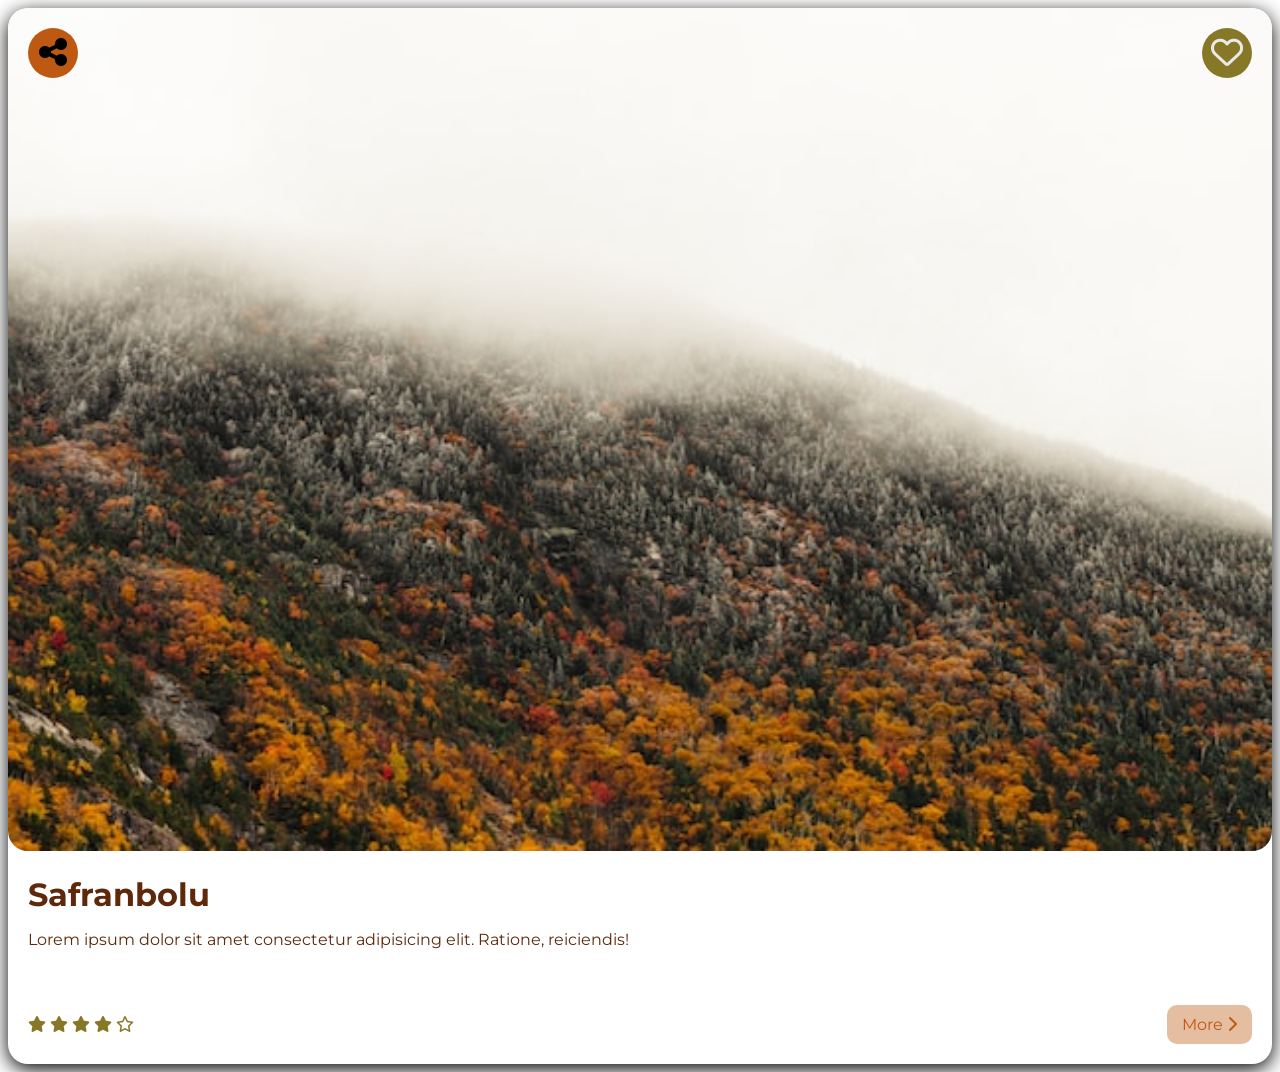
<file: Downloads/CSS-Practice/practise-cart/index.html>
<!DOCTYPE html>
<html lang="en">

<head>
    <meta charset="UTF-8">
    <meta name="viewport" content="width=device-width, initial-scale=1.0">
    <title>Card</title>

    <link rel="preconnect" href="https://fonts.googleapis.com">
    <link rel="preconnect" href="https://fonts.gstatic.com" crossorigin>
    <link href="https://fonts.googleapis.com/css2?family=Montserrat:ital,wght@0,100..900;1,100..900&display=swap"
        rel="stylesheet">


    <link rel="stylesheet" href="https://cdnjs.cloudflare.com/ajax/libs/font-awesome/6.5.2/css/all.min.css"
        integrity="sha512-SnH5WK+bZxgPHs44uWIX+LLJAJ9/2PkPKZ5QiAj6Ta86w+fsb2TkcmfRyVX3pBnMFcV7oQPJkl9QevSCWr3W6A=="
        crossorigin="anonymous" referrerpolicy="no-referrer" />

    <link rel="stylesheet" href="css/style.css">

</head>

<body>
    <div class="card">
        <img src="img/landscape-01.jpg" alt="Safranbolu">

        <button class="btn btn-share"><i class="fa-solid fa-share-nodes"></i></button>
        <button class="btn btn-favorite"><i class="fa-regular fa-heart"></i></button>

        <div class="card-body">
            <h3>Safranbolu</h3>
            <p>Lorem ipsum dolor sit amet consectetur adipisicing elit. Ratione, reiciendis!</p>
        </div>

        <div class="card-footer">
            <div>
                <i class="fa-solid fa-star"></i>
                <i class="fa-solid fa-star"></i>
                <i class="fa-solid fa-star"></i>
                <i class="fa-solid fa-star"></i>
                <i class="fa-regular fa-star"></i>
            </div>

            <a href="#">More <i class="fa-solid fa-chevron-right"></i></a>
        </div>
    </div>
</body>

</html>
</file>
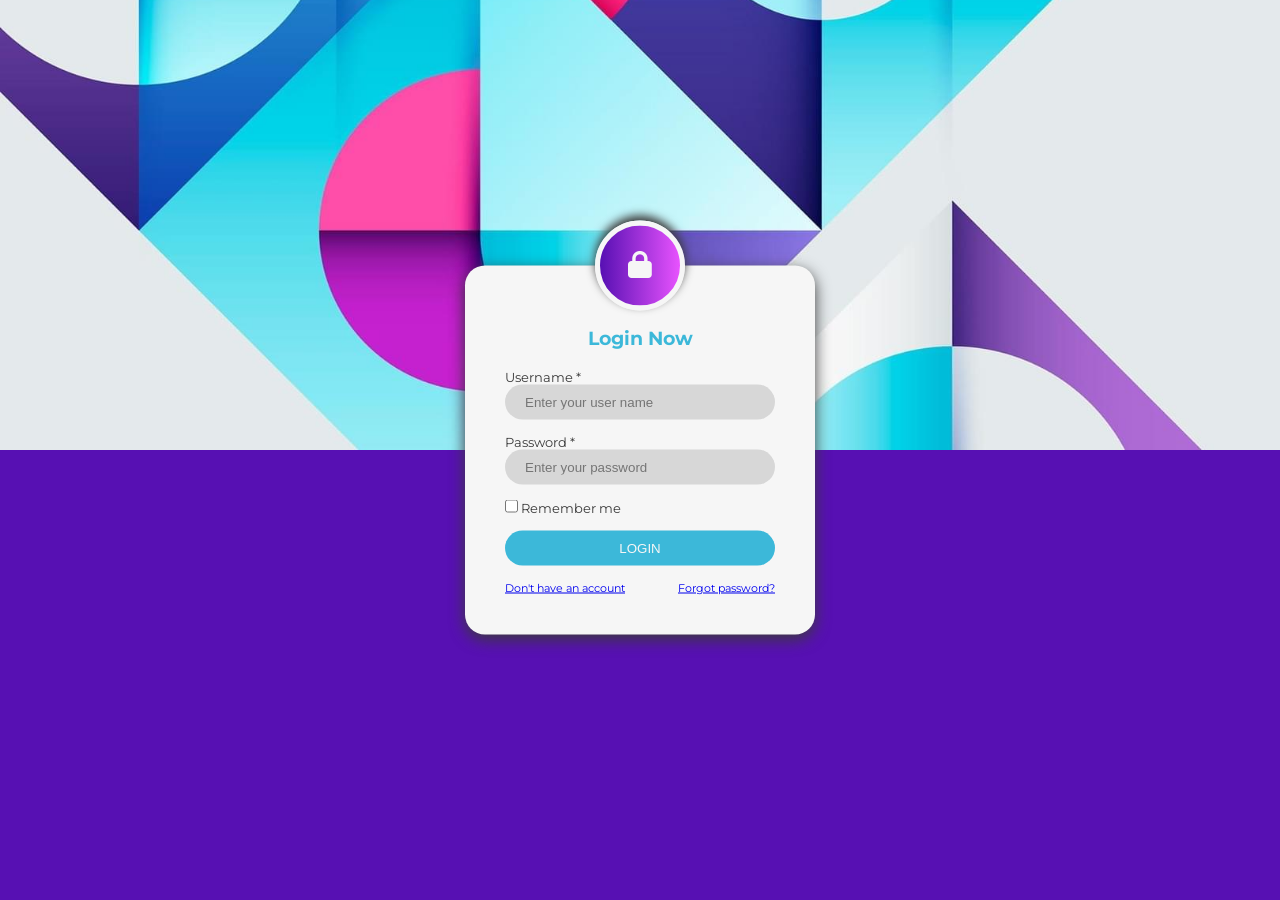
<file: Downloads/CSS-Practice/practise-login-page/index.html>
<!DOCTYPE html>
<html lang="en">

<head>
    <meta charset="UTF-8">
    <meta name="viewport" content="width=device-width, initial-scale=1.0">
    <title>Login Form</title>

    <link rel="preconnect" href="https://fonts.googleapis.com">
    <link rel="preconnect" href="https://fonts.gstatic.com" crossorigin>
    <link href="https://fonts.googleapis.com/css2?family=Montserrat:ital,wght@0,100..900;1,100..900&display=swap"
        rel="stylesheet">


    <link rel="stylesheet" href="https://cdnjs.cloudflare.com/ajax/libs/font-awesome/6.5.2/css/all.min.css"
        integrity="sha512-SnH5WK+bZxgPHs44uWIX+LLJAJ9/2PkPKZ5QiAj6Ta86w+fsb2TkcmfRyVX3pBnMFcV7oQPJkl9QevSCWr3W6A=="
        crossorigin="anonymous" referrerpolicy="no-referrer" />

    <link rel="stylesheet" href="css/style.css">


</head>

<body>
    <div class="banner"><img src="img/bg.jpg" alt=""></div>

    <form class="login-form" action="https://google.com">

        <div class="icon"><i class="fa-solid fa-lock"></i></div>

        <h2>Login Now</h2>

        <div class="form-group">
            <label for="username">Username *</label>
            <input type="text" name="username" id="username" placeholder="Enter your user name">
        </div>

        <div class="form-group">
            <label for="password">Password *</label>
            <input type="password" name="password" id="password" placeholder="Enter your password">
        </div>

        <div class="form-group">
            <input type="checkbox" name="remember" id="remember">
            <label for="remember">Remember me</label>
        </div>

        <button type="submit">LOGIN</button>

        <div class="links">
            <a href="#">Don't have an account</a>
            <a href="#">Forgot password?</a>
        </div>

    </form>
</body>

</html>
</file>
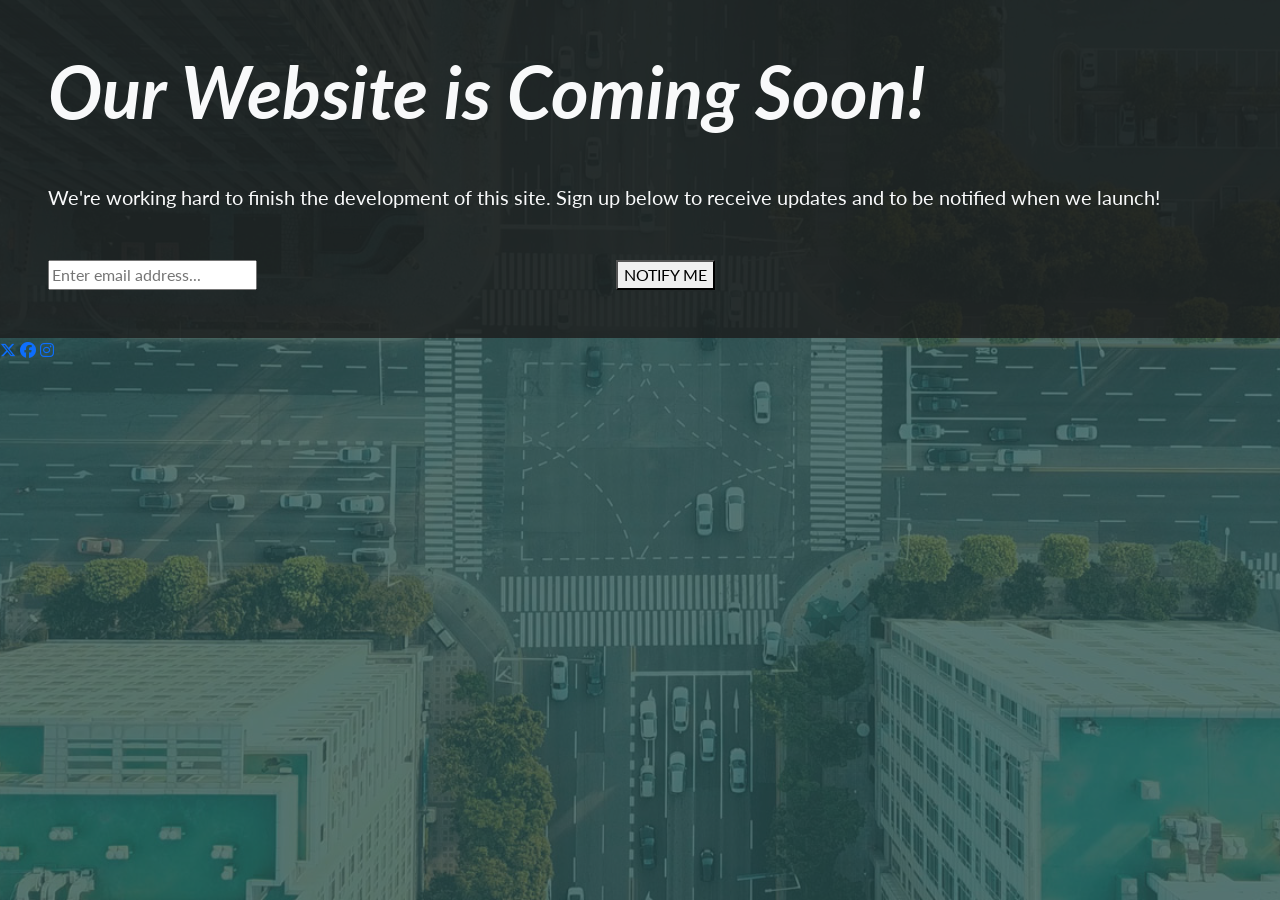
<file: OneDrive/Desktop/CSS-Practice/02-landing-page/index.html>
<!DOCTYPE html>
<html lang="en">

<head>
    <meta charset="UTF-8">
    <meta name="viewport" content="width=device-width, initial-scale=1.0">
    <title>Landing Page</title>

    <link href="https://cdn.jsdelivr.net/npm/bootstrap@5.3.3/dist/css/bootstrap.min.css" rel="stylesheet"
        integrity="sha384-QWTKZyjpPEjISv5WaRU9OFeRpok6YctnYmDr5pNlyT2bRjXh0JMhjY6hW+ALEwIH" crossorigin="anonymous">

    <link rel="stylesheet" href="https://cdnjs.cloudflare.com/ajax/libs/font-awesome/6.6.0/css/all.min.css"
        integrity="sha512-Kc323vGBEqzTmouAECnVceyQqyqdsSiqLQISBL29aUW4U/M7pSPA/gEUZQqv1cwx4OnYxTxve5UMg5GT6L4JJg=="
        crossorigin="anonymous" referrerpolicy="no-referrer" />

    <link rel="preconnect" href="https://fonts.googleapis.com">
    <link rel="preconnect" href="https://fonts.gstatic.com" crossorigin>
    <link
        href="https://fonts.googleapis.com/css2?family=Lato:ital,wght@0,100;0,300;0,400;0,700;0,900;1,100;1,300;1,400;1,700;1,900&display=swap"
        rel="stylesheet">

    <link rel="stylesheet" href="css/style.css">

</head>

<body>
    <div class="page d-flex align-items-center text-light p-5">
        <div class="page-content">
            <h1 class="mb-5 fst-italic display-2 fw-bolder">Our Website is Coming Soon!</h1>
            <p class="fs-5 mb-5">We're working hard to finish the development of this site. Sign up below to receive updates and to be
                notified when we launch!</p>

            <form action="">
                <div class="row">
                    <div class="col">
                        <input type="text" name="email" id="email" placeholder="Enter email address...">
                    </div>
                    <div class="col">
                        <button>NOTIFY ME</button>
                    </div>
                </div>
            </form>
        </div>
    </div>

    <div class="social-icons">
        <a href="#"><i class="fa-brands fa-x-twitter"></i></a>
        <a href="#"><i class="fa-brands fa-facebook"></i></a>
        <a href="#"><i class="fa-brands fa-instagram"></i></a>
    </div>

</body>

</html>
</file>
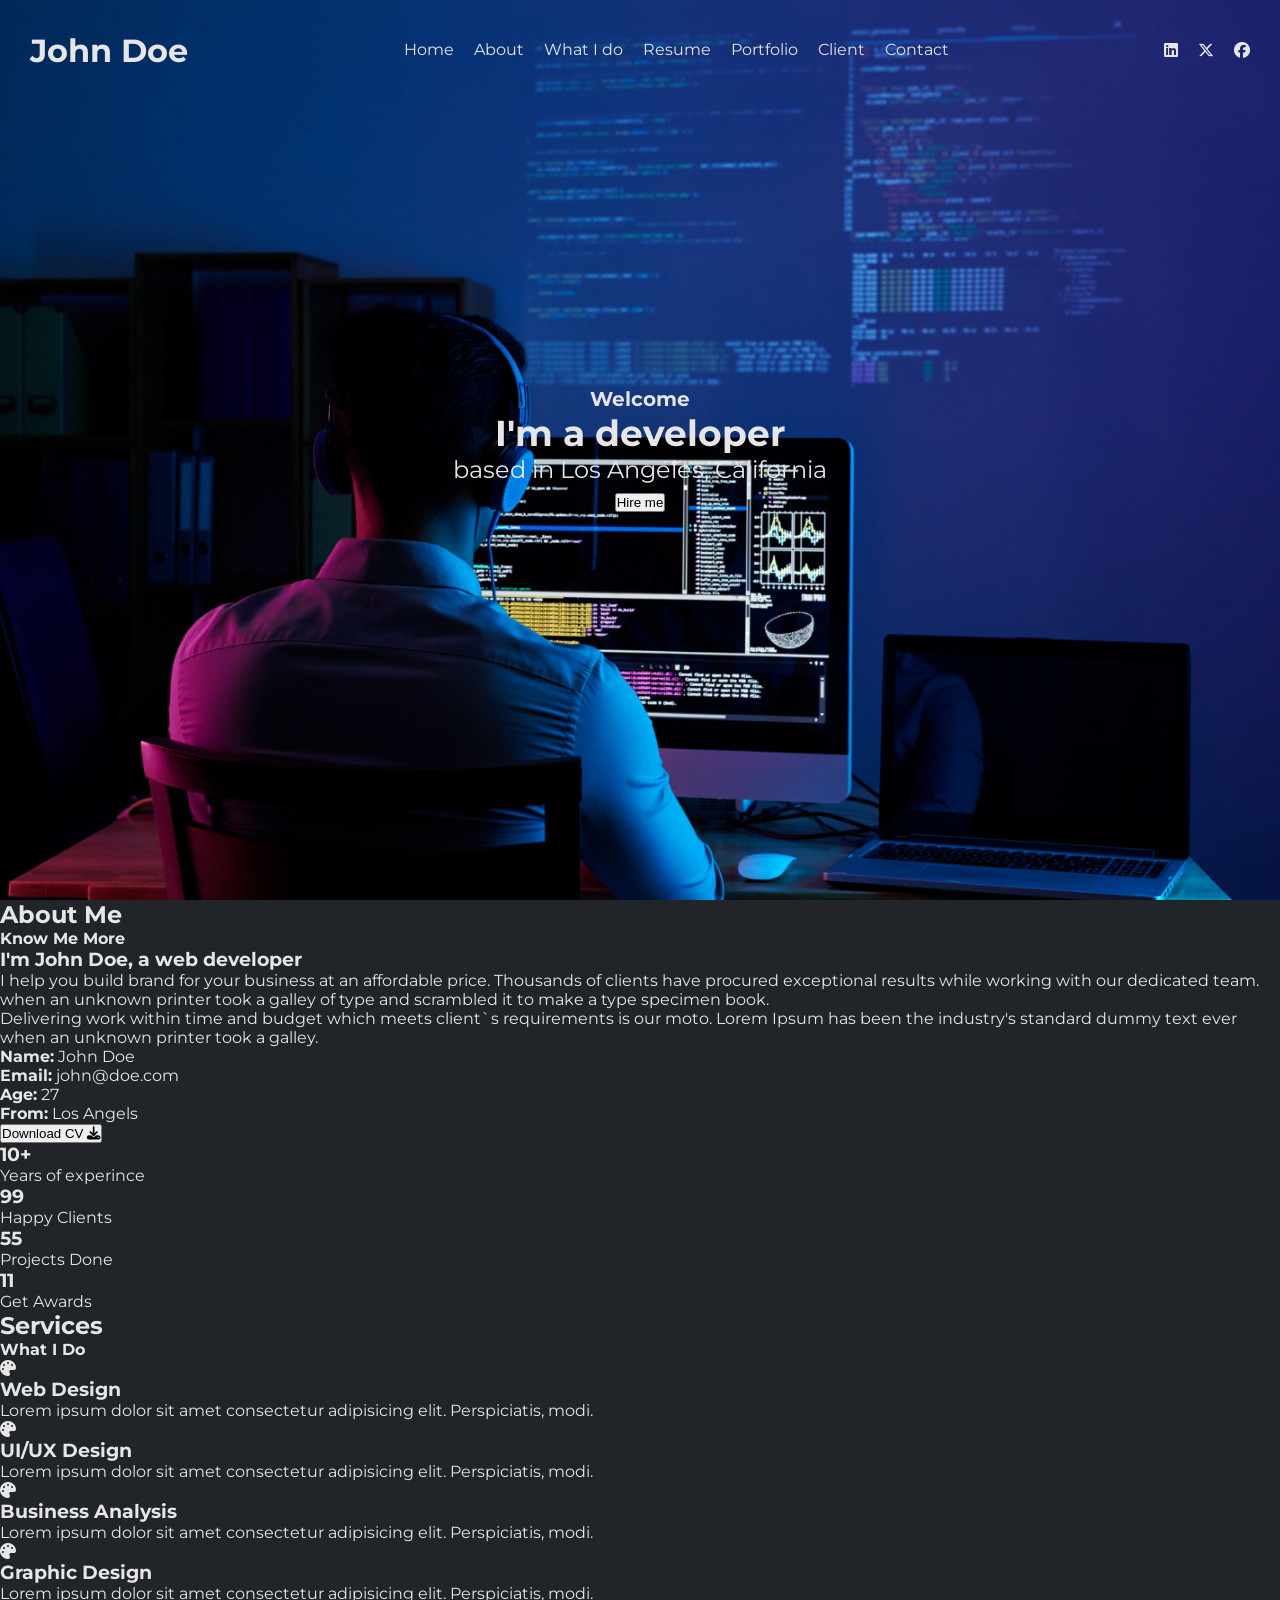
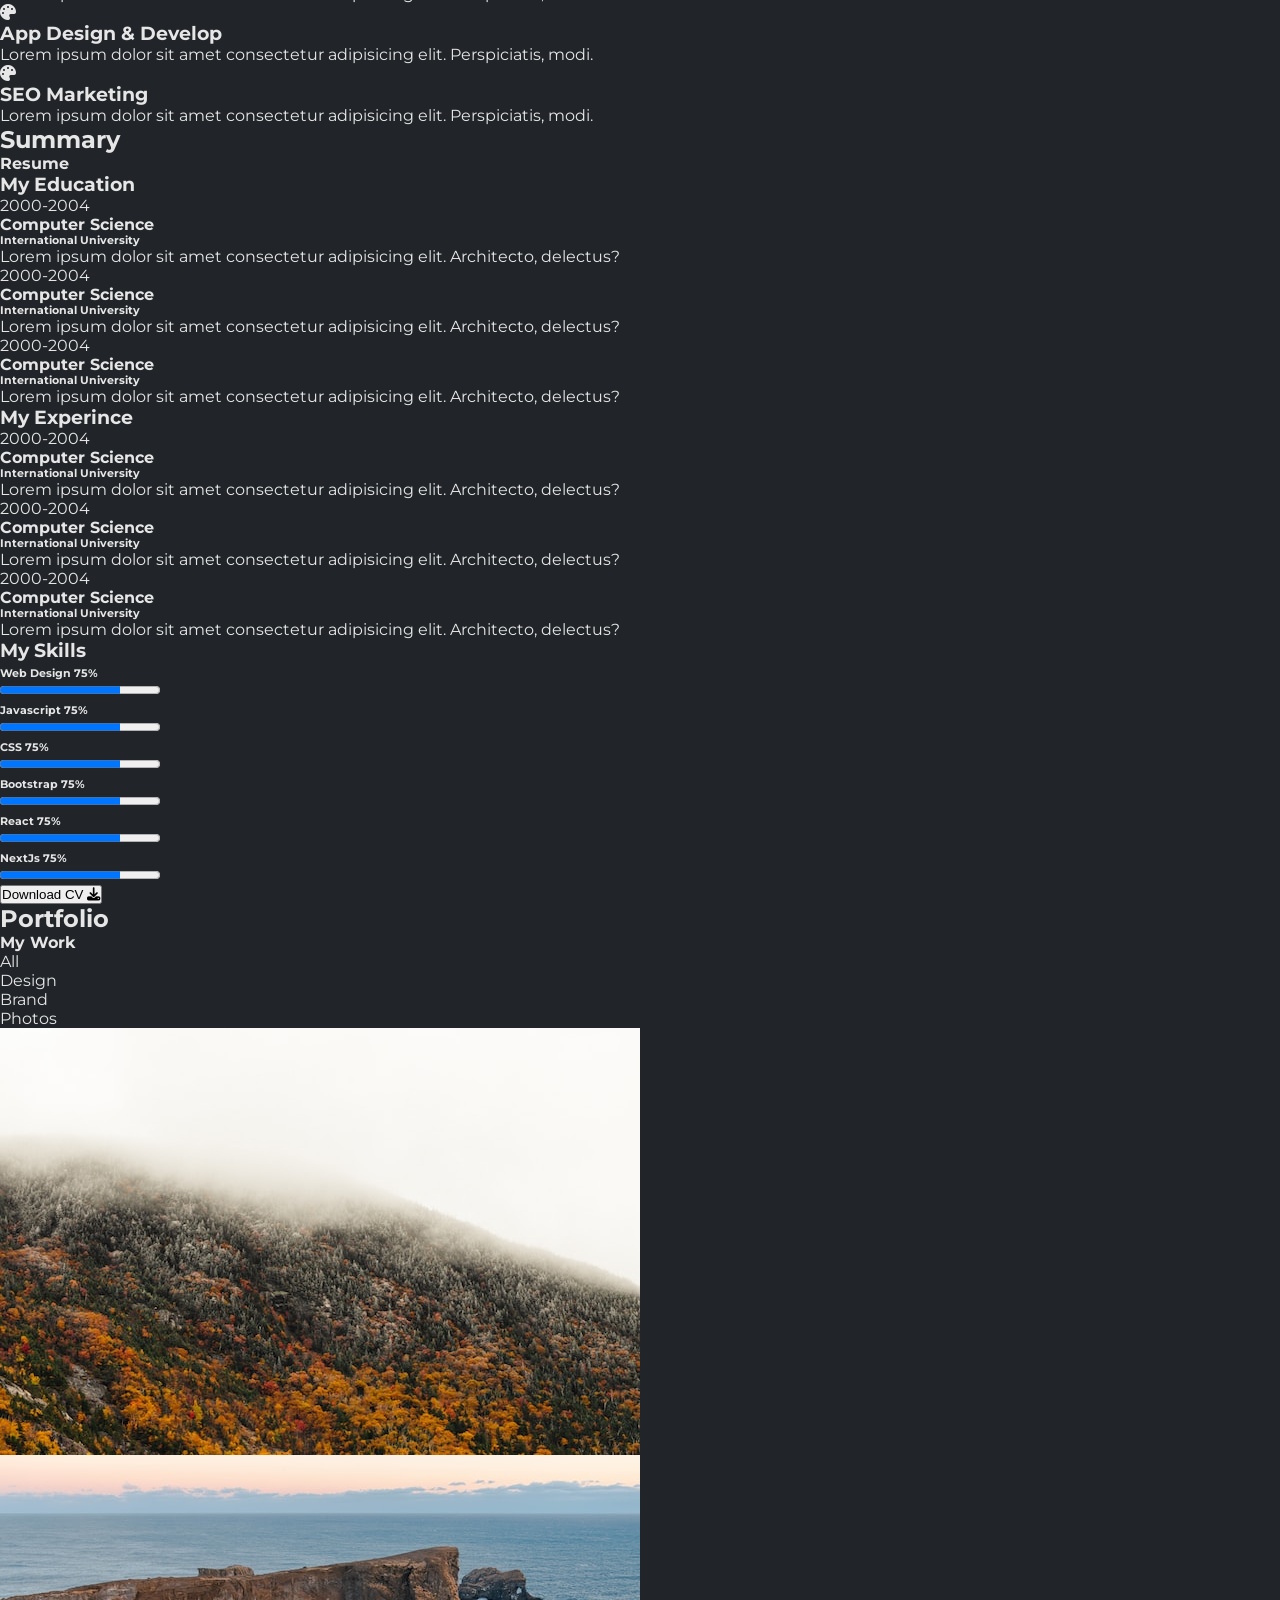
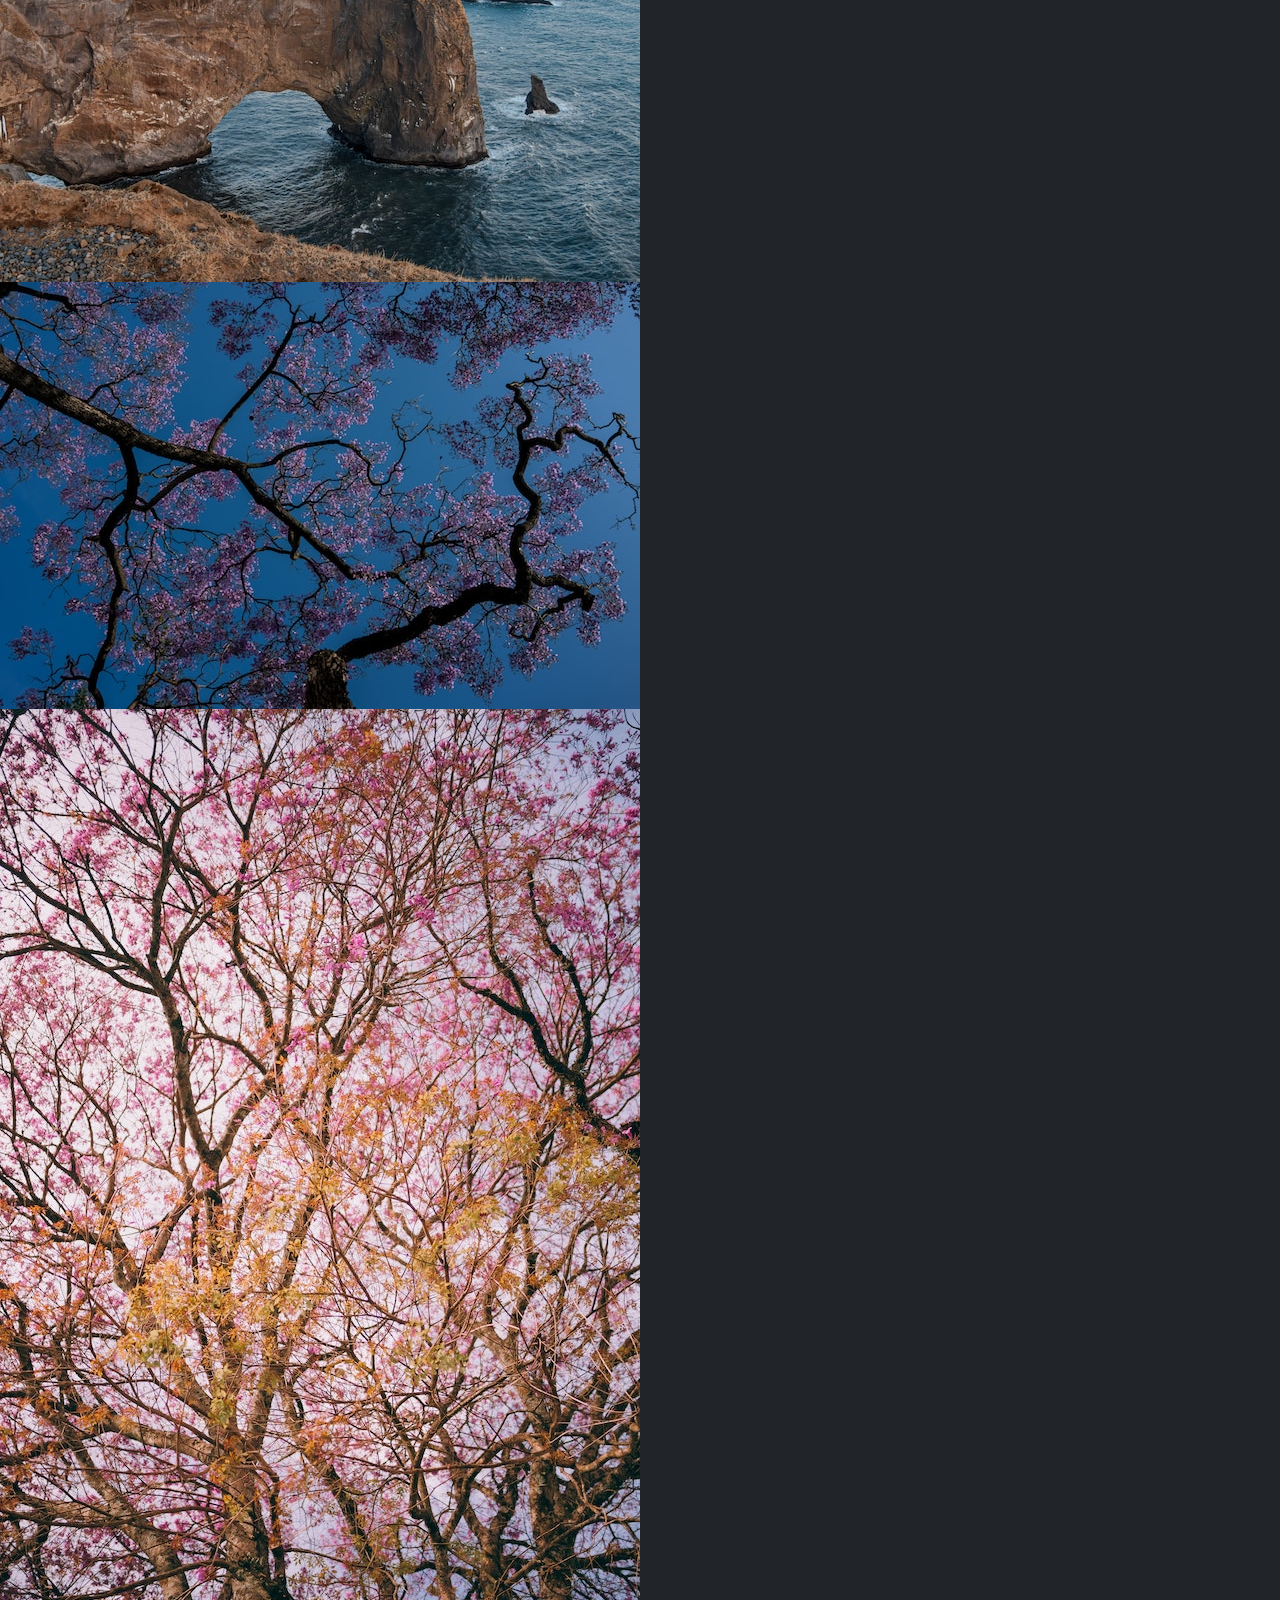
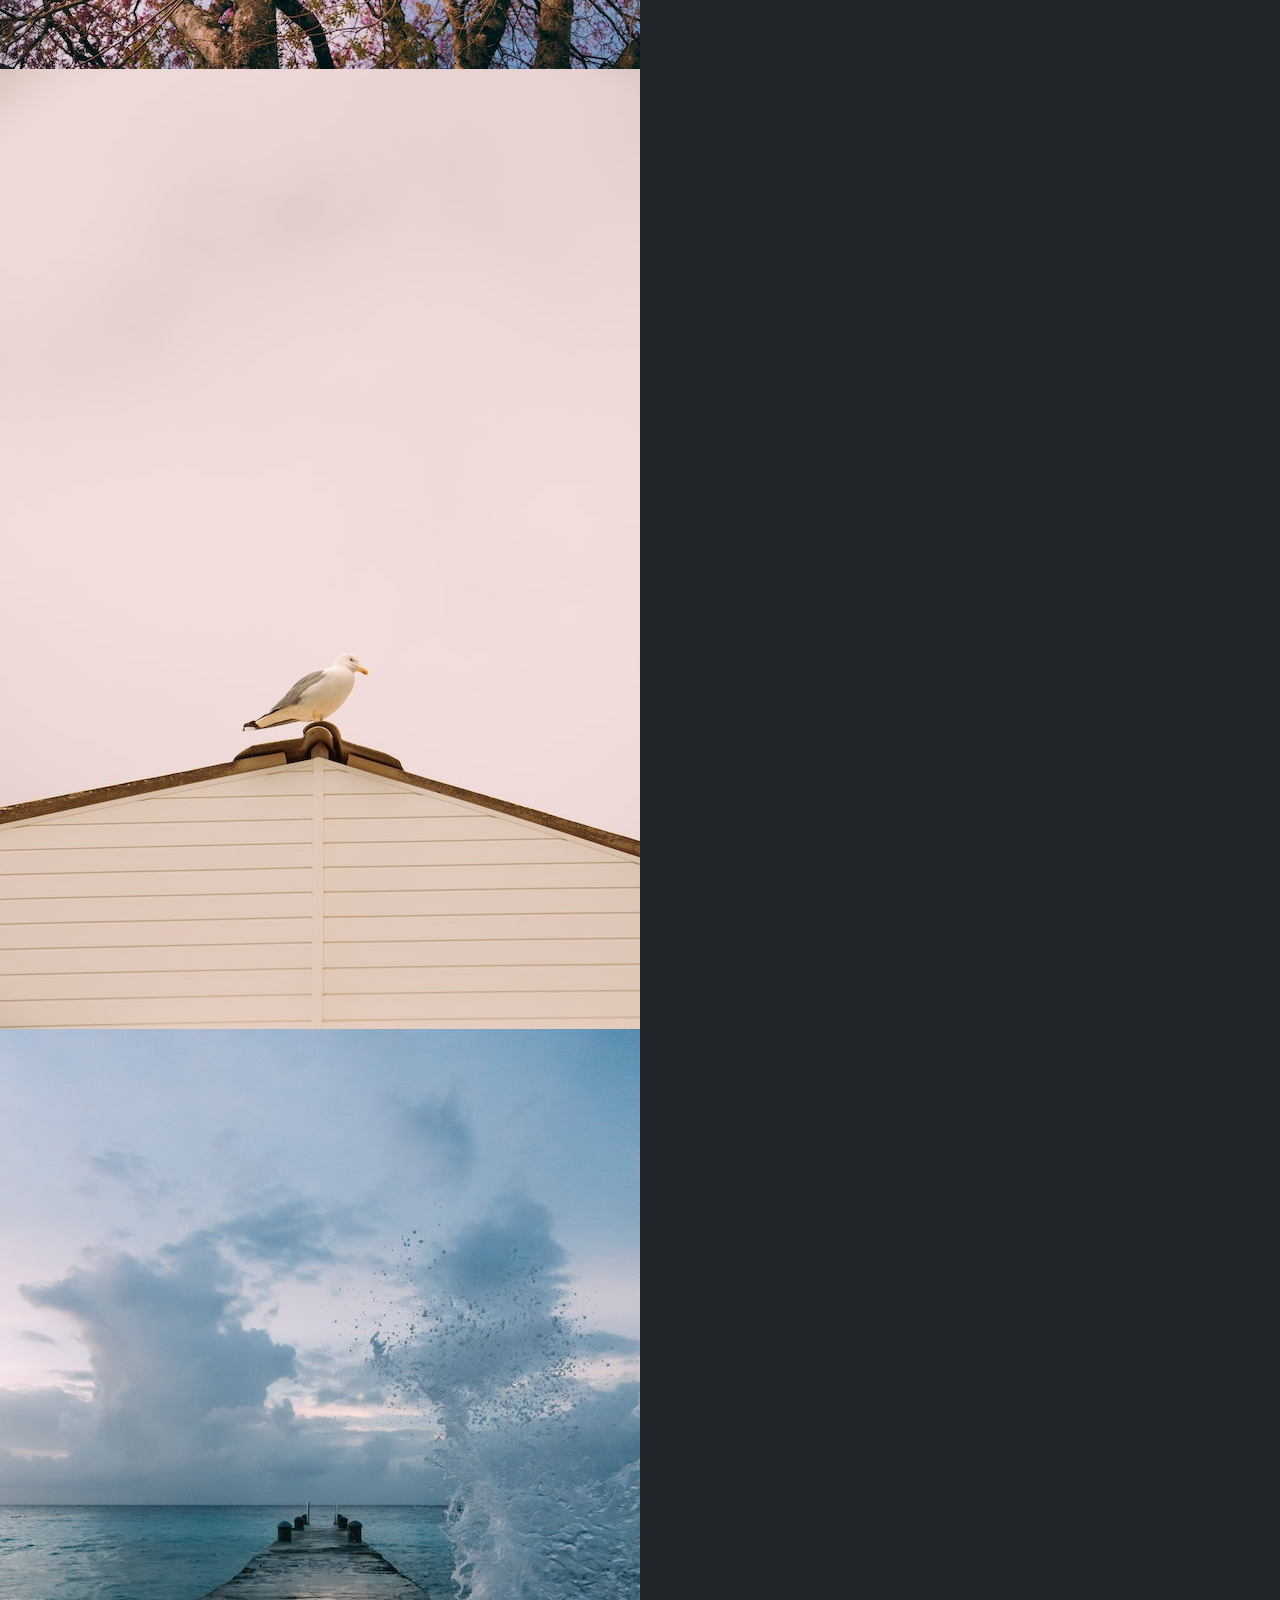
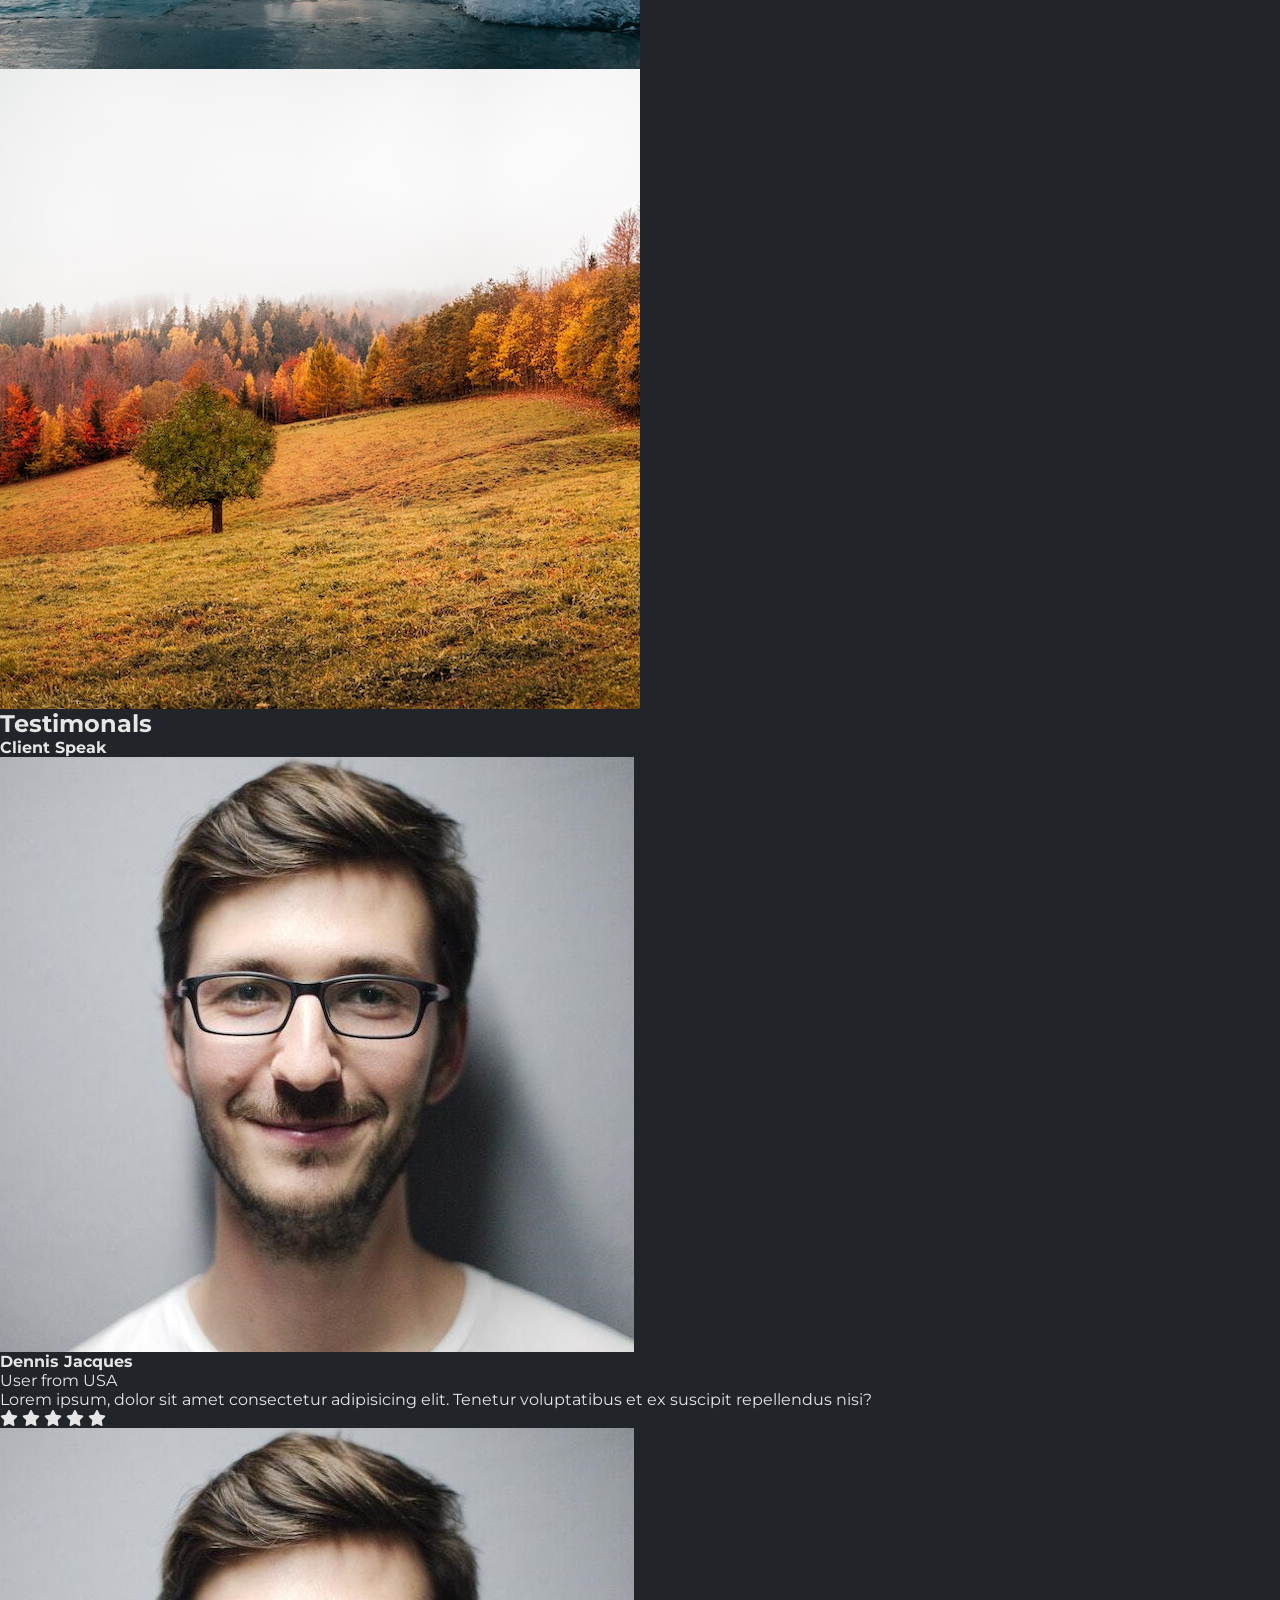
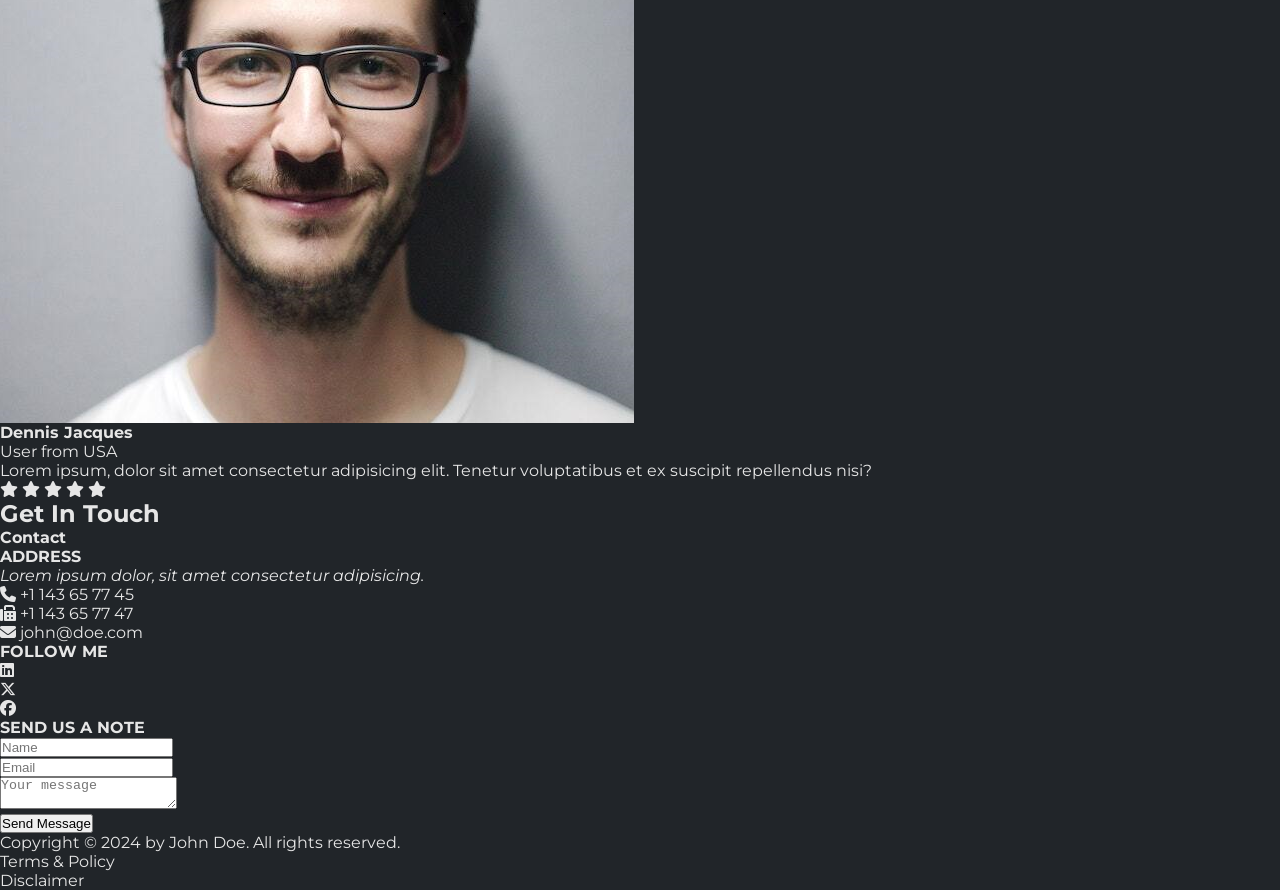
<file: OneDrive/Desktop/CSS-Practice/practise/index.html>
<!DOCTYPE html>
<html lang="en">

<head>
    <meta charset="UTF-8">
    <meta name="viewport" content="width=device-width, initial-scale=1.0">
    <title>John Doe | Resume</title>
    <link rel="stylesheet" href="https://cdnjs.cloudflare.com/ajax/libs/font-awesome/6.5.2/css/all.min.css"
        integrity="sha512-SnH5WK+bZxgPHs44uWIX+LLJAJ9/2PkPKZ5QiAj6Ta86w+fsb2TkcmfRyVX3pBnMFcV7oQPJkl9QevSCWr3W6A=="
        crossorigin="anonymous" referrerpolicy="no-referrer" />

    <link rel="preconnect" href="https://fonts.googleapis.com">
    <link rel="preconnect" href="https://fonts.gstatic.com" crossorigin>
    <link href="https://fonts.googleapis.com/css2?family=Montserrat:ital,wght@0,100..900;1,100..900&display=swap"
        rel="stylesheet">


    <link rel="stylesheet" href="css/style.css">



</head>

<body>
    <header>
        <h1>John Doe</h1>


        <label class="lbl-menu" for="chk-menu"><i class="fa-solid fa-bars fa-2x"></i></label>
        <input type="checkbox" id="chk-menu" class="chk-menu">
        <nav class="main-menu">
            <ul>
                <li><a href="#home" title="John Doe resume">Home</a></li>
                <li><a href="#about" title="about me">About</a></li>
                <li><a href="#whatido" title="what is my services">What I do</a></li>
                <li><a href="#resume" title="John Doe resume">Resume</a></li>
                <li><a href="#portfolio" title="JMy portfolio">Portfolio</a></li>
                <li><a href="#client" title="What my clients say">Client</a></li>
                <li><a href="#contact" title="Contact me">Contact</a></li>
            </ul>
        </nav>

        <nav class="social-menu">
            <ul>
                <li><a href="https://linkedin.com" target="_blank"><i class="fa-brands fa-linkedin"></i></a></li>
                <li><a href="https://x.com" target="_blank"><i class="fa-brands fa-x-twitter"></i></a></li>
                <li><a href="https://facebook.com" target="_blank"><i class="fa-brands fa-facebook"></i></a></li>
            </ul>
        </nav>
    </header>

    <main>
        <section class="banner">
            <img src="img/john-doe-banner.jpg" alt="John Doe">

            <div class="banner-text">
                <h5>Welcome</h5>
                <h2>I'm a developer</h2>
                <p>based in Los Angeles, California</p>
                <button class="btn btn-outline">Hire me</button>
            </div>
        </section>

        <section class="about">
            <div class="section-title">
                <h2>About Me</h2>
                <h4>Know Me More</h4>
            </div>


            <div class="section-content">
                <div class="row">
                    <div>
                        <h3>I'm <span>John Doe</span>, a web developer</h3>
                        <p>I help you build brand for your business at an
                            affordable price. Thousands of clients have
                            procured exceptional results while working with
                            our dedicated team. when an unknown printer took
                            a galley of type and scrambled it to make a type
                            specimen book.</p>
                        <p>Delivering work within time and budget which
                            meets client`s requirements is our moto. Lorem
                            Ipsum has been the industry's standard dummy
                            text ever when an unknown printer took a galley.</p>
                    </div>
                    <div>
                        <ul class="contact">
                            <li><strong>Name:</strong> John Doe</li>
                            <li><strong>Email:</strong> john@doe.com</li>
                            <li><strong>Age:</strong> 27</li>
                            <li><strong>From:</strong> Los Angels</li>
                        </ul>
                        <button class="btn btn-bg">Download CV <i class="fa-solid fa-download"></i></button>

                    </div>
                </div>

                <ul class="row">
                    <li>
                        <h3>10+</h3>
                        <p>Years of experince</p>
                    </li>
                    <li>
                        <h3>99</h3>
                        <p>Happy Clients</p>
                    </li>
                    <li>
                        <h3>55</h3>
                        <p>Projects Done</p>
                    </li>
                    <li>
                        <h3>11</h3>
                        <p>Get Awards</p>
                    </li>
                </ul>
            </div>


        </section>


        <section class="whatido">
            <div class="section-title">
                <h2>Services</h2>
                <h4>What I Do</h4>
            </div>

            <div class="section-content">
                <div class="row">
                    <ul>
                        <li>
                            <i class="fa-solid fa-palette"></i>
                            <div>
                                <h3>Web Design</h3>
                                <p>Lorem ipsum dolor sit amet consectetur adipisicing elit. Perspiciatis, modi.</p>
                            </div>
                        </li>
                        <li>
                            <i class="fa-solid fa-palette"></i>
                            <div>
                                <h3>UI/UX Design</h3>
                                <p>Lorem ipsum dolor sit amet consectetur adipisicing elit. Perspiciatis, modi.</p>
                            </div>
                        </li>
                        <li>
                            <i class="fa-solid fa-palette"></i>
                            <div>
                                <h3>Business Analysis</h3>
                                <p>Lorem ipsum dolor sit amet consectetur adipisicing elit. Perspiciatis, modi.</p>
                            </div>
                        </li>
                    </ul>

                    <ul>
                        <li>
                            <i class="fa-solid fa-palette"></i>
                            <div>
                                <h3>Graphic Design</h3>
                                <p>Lorem ipsum dolor sit amet consectetur adipisicing elit. Perspiciatis, modi.</p>
                            </div>
                        </li>
                        <li>
                            <i class="fa-solid fa-palette"></i>
                            <div>
                                <h3>App Design &amp; Develop</h3>
                                <p>Lorem ipsum dolor sit amet consectetur adipisicing elit. Perspiciatis, modi.</p>
                            </div>
                        </li>
                        <li>
                            <i class="fa-solid fa-palette"></i>
                            <div>
                                <h3>SEO Marketing</h3>
                                <p>Lorem ipsum dolor sit amet consectetur adipisicing elit. Perspiciatis, modi.</p>
                            </div>
                        </li>
                    </ul>
                </div>
            </div>
        </section>


        <section class="resume">
            <div class="section-title">
                <h2>Summary</h2>
                <h4>Resume</h4>
            </div>

            <div class="section-content">
                <div class="row">

                    <div>
                        <h3>My Education</h3>
                        <ul>
                            <li>
                                <span>2000-2004</span>
                                <h4>Computer Science</h4>
                                <h6>International University</h6>
                                <p>Lorem ipsum dolor sit amet consectetur adipisicing elit. Architecto, delectus?</p>
                            </li>
                            <li>
                                <span>2000-2004</span>
                                <h4>Computer Science</h4>
                                <h6>International University</h6>
                                <p>Lorem ipsum dolor sit amet consectetur adipisicing elit. Architecto, delectus?</p>
                            </li>
                            <li>
                                <span>2000-2004</span>
                                <h4>Computer Science</h4>
                                <h6>International University</h6>
                                <p>Lorem ipsum dolor sit amet consectetur adipisicing elit. Architecto, delectus?</p>
                            </li>
                        </ul>

                    </div>

                    <div>
                        <h3>My Experince</h3>

                        <ul>
                            <li>
                                <span>2000-2004</span>
                                <h4>Computer Science</h4>
                                <h6>International University</h6>
                                <p>Lorem ipsum dolor sit amet consectetur adipisicing elit. Architecto, delectus?</p>
                            </li>
                            <li>
                                <span>2000-2004</span>
                                <h4>Computer Science</h4>
                                <h6>International University</h6>
                                <p>Lorem ipsum dolor sit amet consectetur adipisicing elit. Architecto, delectus?</p>
                            </li>
                            <li>
                                <span>2000-2004</span>
                                <h4>Computer Science</h4>
                                <h6>International University</h6>
                                <p>Lorem ipsum dolor sit amet consectetur adipisicing elit. Architecto, delectus?</p>
                            </li>
                        </ul>
                    </div>


                </div>

                <div class="skills">
                    <h3>My Skills</h3>

                    <diw class="row">
                        <ul>
                            <li>
                                <h6>
                                    <span>Web Design</span>
                                    <span>75%</span>
                                </h6>
                                <progress value="75" max="100"></progress>
                            </li>
                            <li>
                                <h6>
                                    <span>Javascript</span>
                                    <span>75%</span>
                                </h6>
                                <progress value="75" max="100"></progress>
                            </li>
                            <li>
                                <h6>
                                    <span>CSS</span>
                                    <span>75%</span>
                                </h6>
                                <progress value="75" max="100"></progress>
                            </li>
                        </ul>

                        <ul>
                            <li>
                                <h6>
                                    <span>Bootstrap</span>
                                    <span>75%</span>
                                </h6>
                                <progress value="75" max="100"></progress>
                            </li>
                            <li>
                                <h6>
                                    <span>React</span>
                                    <span>75%</span>
                                </h6>
                                <progress value="75" max="100"></progress>
                            </li>
                            <li>
                                <h6>
                                    <span>NextJs</span>
                                    <span>75%</span>
                                </h6>
                                <progress value="75" max="100"></progress>
                            </li>
                        </ul>
                    </diw>

                </div>

                <button class="btn">Download CV <i class="fa-solid fa-download"></i></button>
            </div>
        </section>

        <section class="portfolio">
            <div class="section-title">
                <h2>Portfolio</h2>
                <h4>My Work</h4>
            </div>

            <div class="section-content">
                <nav>
                    <ul>
                        <li><a href="#p">All</a></li>
                        <li><a href="#p">Design</a></li>
                        <li><a href="#p">Brand</a></li>
                        <li><a href="#p">Photos</a></li>
                    </ul>
                </nav>

                <div class="masonary-content">
                    <img src="img/landscape-01.jpg" alt="Landscape 1">
                    <img src="img/landscape-02.jpg" alt="Landscape 2">
                    <img src="img/landscape-03.jpg" alt="Landscape 3">
                    <img src="img/landscape-04.jpg" alt="Landscape 4">
                    <img src="img/landscape-05.jpg" alt="Landscape 5">
                    <img src="img/landscape-06.jpg" alt="Landscape 6">
                    <img src="img/landscape-07.jpg" alt="Landscape 7">
                </div>
            </div>
        </section>

        <section class="clients">
            <div class="section-title">
                <h2>Testimonals</h2>
                <h4>Client Speak</h4>
            </div>

            <div class="section-content">
                <div class="row">
                    <div class="testimonal">
                        <div class="title">
                            <img src="img/john-doe.png" alt="">
                            <div>
                                <h4>Dennis Jacques</h4>
                                <p>User from USA</p>
                            </div>
                        </div>
                        <p>Lorem ipsum, dolor sit amet consectetur adipisicing elit. Tenetur voluptatibus et ex suscipit
                            repellendus nisi?</p>

                        <div>
                            <i class="fa-solid fa-star"></i>
                            <i class="fa-solid fa-star"></i>
                            <i class="fa-solid fa-star"></i>
                            <i class="fa-solid fa-star"></i>
                            <i class="fa-solid fa-star"></i>
                        </div>
                    </div>
                    <div class="testimonal">
                        <div class="title">
                            <img src="img/john-doe.png" alt="">
                            <div>
                                <h4>Dennis Jacques</h4>
                                <p>User from USA</p>
                            </div>
                        </div>
                        <p>Lorem ipsum, dolor sit amet consectetur adipisicing elit. Tenetur voluptatibus et ex suscipit
                            repellendus nisi?</p>

                        <div>
                            <i class="fa-solid fa-star"></i>
                            <i class="fa-solid fa-star"></i>
                            <i class="fa-solid fa-star"></i>
                            <i class="fa-solid fa-star"></i>
                            <i class="fa-solid fa-star"></i>
                        </div>
                    </div>
                </div>
            </div>
        </section>

        <section class="contact">
            <div class="section-title">
                <h2>Get In Touch</h2>
                <h4>Contact</h4>
            </div>

            <div class="section-content">
                <div class="row">
                    <div class="info">
                        <div class="address">
                            <h4>ADDRESS</h4>
                            <address>Lorem ipsum dolor, sit amet consectetur adipisicing.</address>

                            <ul>
                                <li><a href="tel:+1143657745"><i class="fa-solid fa-phone"></i> +1 143 65 77 45</a></li>
                                <li><a href="tel:+1143657747"><i class="fa-solid fa-fax"></i> +1 143 65 77 47</a></li>
                                <li><a href="mailto:john@doe.com"><i class="fa-solid fa-envelope"></i> john@doe.com</a>
                                </li>
                            </ul>

                        </div>


                        <div class="social">
                            <h4>FOLLOW ME</h4>
                            <ul>
                                <li><a href="https://linkedin.com"><i class="fa-brands fa-linkedin"></i></a></li>
                                <li><a href="https://x.com"><i class="fa-brands fa-x-twitter"></i></a></li>
                                <li><a href="https://facebook.com"><i class="fa-brands fa-facebook"></i></a></li>
                            </ul>
                        </div>
                    </div>
                    <div>
                        <h4>SEND US A NOTE</h4>
                        <form action="">
                            <div>
                                <input type="text" name="name" placeholder="Name">
                            </div>
                            <div>
                                <input type="email" name="email" placeholder="Email">
                            </div>
                            <div>
                                <textarea name="message" placeholder="Your message"></textarea>
                            </div>
                            <button class="btn btn-bg">Send Message</button>
                        </form>
                    </div>
                </div>
            </div>


        </section>


    </main>


    <footer>
        <div class="row">
            <p>Copyright &copy; 2024 by <span>John Doe.</span> All rights reserved.</p>
        </div>


    </footer>

    <nav>
        <ul>
            <li><a href="#">Terms &amp; Policy</a></li>
            <li><a href="#">Disclaimer</a></li>
        </ul>
    </nav>

</body>

</html>
</file>
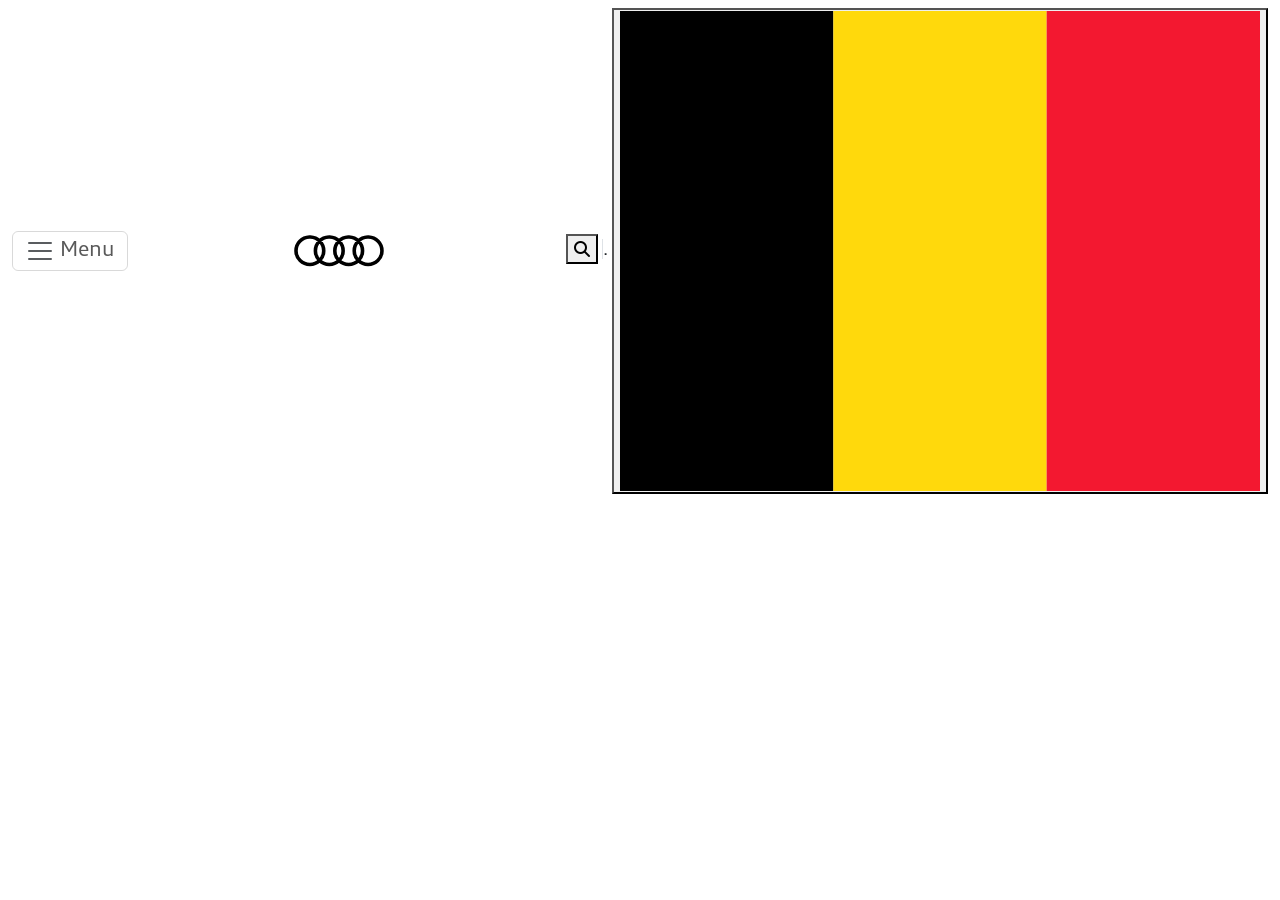
<file: OneDrive/Desktop/CSS-Practice/bootstrap practice/03-audi/index.html>
<!DOCTYPE html>
<html lang="en">

<head>
    <meta charset="UTF-8">
    <meta name="viewport" content="width=device-width, initial-scale=1.0">
    <title>Audi.com - the international Audi website | audi.com</title>
    <link href="https://cdn.jsdelivr.net/npm/bootstrap@5.3.3/dist/css/bootstrap.min.css" rel="stylesheet"
        integrity="sha384-QWTKZyjpPEjISv5WaRU9OFeRpok6YctnYmDr5pNlyT2bRjXh0JMhjY6hW+ALEwIH" crossorigin="anonymous">

    <link rel="stylesheet" href="https://cdnjs.cloudflare.com/ajax/libs/font-awesome/6.6.0/css/all.min.css"
        integrity="sha512-Kc323vGBEqzTmouAECnVceyQqyqdsSiqLQISBL29aUW4U/M7pSPA/gEUZQqv1cwx4OnYxTxve5UMg5GT6L4JJg=="
        crossorigin="anonymous" referrerpolicy="no-referrer" />

    <link rel="stylesheet" href="css/style.css">

</head>

<body>

    <nav class="main-navbar navbar bg-white fixed-top navbar-expand-xxl">
        <div class="container-xxl">
            <button class="navbar-toggler" type="button" data-bs-toggle="offcanvas" data-bs-target="#offcanvasNavbar"
                aria-controls="offcanvasNavbar" aria-label="Toggle navigation">
                <span class="navbar-toggler-icon"></span> Menu
            </button>

            <a class="navbar-brand" href="#">
                <img src="img/logo.svg" alt="">
            </a>

            <div class="toolbar">
                <button>
                    <i class="fa-solid fa-search"></i>
                </button>

                <span class="border-start">.</span>

                <button>
                    <img src="img/be.svg" alt="">
                </button>
            </div>
            
            <div class="offcanvas offcanvas-end" tabindex="-1" id="offcanvasNavbar"
                aria-labelledby="offcanvasNavbarLabel">
                <div class="offcanvas-header">
                    <h5 class="offcanvas-title" id="offcanvasNavbarLabel">Offcanvas</h5>
                    <button type="button" class="btn-close" data-bs-dismiss="offcanvas" aria-label="Close"></button>
                </div>
                <div class="offcanvas-body">
                    <ul class="navbar-nav justify-content-end flex-grow-1 pe-3">
                        <li class="nav-item">
                            <a class="nav-link active" aria-current="page" href="#">Home</a>
                        </li>
                        <li class="nav-item">
                            <a class="nav-link" href="#">Link</a>
                        </li>
                        <li class="nav-item dropdown">
                            <a class="nav-link dropdown-toggle" href="#" role="button" data-bs-toggle="dropdown"
                                aria-expanded="false">
                                Dropdown
                            </a>
                            <ul class="dropdown-menu">
                                <li><a class="dropdown-item" href="#">Action</a></li>
                                <li><a class="dropdown-item" href="#">Another action</a></li>
                                <li>
                                    <hr class="dropdown-divider">
                                </li>
                                <li><a class="dropdown-item" href="#">Something else here</a></li>
                            </ul>
                        </li>
                    </ul>
                    <form class="d-flex mt-3" role="search">
                        <input class="form-control me-2" type="search" placeholder="Search" aria-label="Search">
                        <button class="btn btn-outline-success" type="submit">Search</button>
                    </form>
                </div>
            </div>
        </div>
    </nav>


    <script src="https://cdn.jsdelivr.net/npm/bootstrap@5.3.3/dist/js/bootstrap.bundle.min.js"
        integrity="sha384-YvpcrYf0tY3lHB60NNkmXc5s9fDVZLESaAA55NDzOxhy9GkcIdslK1eN7N6jIeHz"
        crossorigin="anonymous"></script>
</body>

</html>
</file>
<file: Downloads/CSS-Practice/practise-cart/css/style.css>
:root {
	--color1: rgb(190, 89, 19);
	--color2: rgb(134, 120, 39);
	--color3: rgb(94, 40, 11);
	--color4: rgb(234, 234, 234);
	--color1-op-40: rgba(190, 90, 19, 0.4);
}

body {
	font-family: "Montserrat", sans-serif;
}

.card {
	position: relative;
	overflow: hidden;
	box-shadow: 0 5px 20px black;
	border-radius: 20px;
	-webkit-border-radius: 20px;
	-moz-border-radius: 20px;
	-ms-border-radius: 20px;
	-o-border-radius: 20px;
}

.card img {
	width: 100%;
	height: auto;
	border-radius: 20px;
	-webkit-border-radius: 20px;
	-moz-border-radius: 20px;
	-ms-border-radius: 20px;
	-o-border-radius: 20px;
}

.card .btn {
	position: absolute;
	top: 20px;
	width: 50px;
	height: 50px;
	font-size: 2rem;
	cursor: pointer;
	border: none;
	border-radius: 50%;
	-webkit-border-radius: 50%;
	-moz-border-radius: 50%;
	-ms-border-radius: 50%;
	-o-border-radius: 50%;
}

.card .btn:hover {
	box-shadow: 0 0 10px var(--color3);
}

.card .btn-favorite {
	right: 20px;
	background-color: var(--color2);
	color: var(--color4);
}

.card .btn-share {
	left: 20px;
	background-color: var(--color1);
}

.card .card-body {
	padding: 20px;
}

.card h3 {
	font-size: 2rem;
	margin: 0;
	color: var(--color3);
}

.card p {
	color: var(--color3);
}

.card .card-footer {
	display: flex;
	justify-content: space-between;
	align-items: center;
	padding: 20px;
	color: var(--color2);
}

.card .card-footer a {
	text-decoration: none;
	background-color: var(--color1-op-40);
	color: var(--color1);
	padding: 10px 15px;
	border-radius: 10px;
	-webkit-border-radius: 10px;
	-moz-border-radius: 10px;
	-ms-border-radius: 10px;
	-o-border-radius: 10px;
}

.card .card-footer a:hover {
	color: var(--color3);
}
</file>
<file: Downloads/CSS-Practice/practise-login-page/css/style.css>
:root {
	--color1: #3cb8d9;
	--color2: #5710b3;
	--color3: #f6f6f6;
	--color4: #e853fe;
	--color5: #3b3b3b;
	--color6: #d7d7d7;
}

*{
    margin:0;
    padding: 0;
    box-sizing: border-box;
}

html{
    height: 100%;
}

body{
    font-family: "Montserrat", sans-serif;
    background-color: var(--color2);
    height: 100%;
    text-align: center;
    font-size: 0.8rem;
}

.banner{
    height: 50%;
}

.banner img{
    display: block;
    width: 100%;
    height: 100%;
    object-fit: cover;
    object-position: bottom center;
}

.login-form{
    min-width: 350px;
    background-color: var(--color3);
    color: var(--color5);
    box-shadow: 0 5px 15px var(--color5);
    display: inline-block;
    padding: 40px;
    position: relative;
    transform: translateY(-50%);
    border-radius: 20px;
    -webkit-border-radius: 20px;
    -moz-border-radius: 20px;
    -ms-border-radius: 20px;
    -o-border-radius: 20px;
    -webkit-transform: translateY(-50%);
    -moz-transform: translateY(-50%);
    -ms-transform: translateY(-50%);
    -o-transform: translateY(-50%);
}


.login-form .icon{
    background-image: linear-gradient(90deg, var(--color2), var(--color4));
    color: var(--color3);
    width: 90px;
    height: 90px;
    display: flex;
    justify-content: center;
    align-items: center;
    position: absolute;
    top:0;
    left:50%;
    transform: translateY(-50%) translateX(-50%);
    font-size: 1.7rem;
    box-shadow: 0 -5px 10px var(--color5);
    border:5px solid var(--color3);
    border-radius: 50%;
    -webkit-border-radius: 50%;
    -moz-border-radius: 50%;
    -ms-border-radius: 50%;
    -o-border-radius: 50%;
    -webkit-transform: translateY(-50%) translateX(-50%);
    -moz-transform: translateY(-50%) translateX(-50%);
    -ms-transform: translateY(-50%) translateX(-50%);
    -o-transform: translateY(-50%) translateX(-50%);
}


.login-form h2{
    margin: 20px 0;
    color: var(--color1);
}

.login-form input:not([type="checkbox"]){
    display: block;
    width: 100%;
    border: none;
    background-color: var(--color6);
    padding: 10px 20px;
    border-radius: 20px;
    -webkit-border-radius: 20px;
    -moz-border-radius: 20px;
    -ms-border-radius: 20px;
    -o-border-radius: 20px;
}

.login-form input:focus{
    outline-color: var(--color4);
}



.login-form .form-group{
    margin-bottom: 15px;
    text-align: left ;
}

.login-form button{
    display: block;
    width: 100%;
    border:none;
    background-color: var(--color1);
    color: var(--color3);
    padding: 10px;
    border-radius: 30px;
    -webkit-border-radius: 30px;
    -moz-border-radius: 30px;
    -ms-border-radius: 30px;
    -o-border-radius: 30px;
}

.login-form .links{
    font-size: 0.7rem;
    display: flex;
    justify-content: space-between;
    margin-top: 15px;
}
</file>
<file: OneDrive/Desktop/CSS-Practice/02-landing-page/css/style.css>
:root {
	--color1: rgb(42, 85, 85);
	--color2: rgb(28, 28, 28);
	--color3: rgba(42, 85, 85, 0.7);
	--color4: rgb(62, 125, 125);
	--color5: rgba(28, 28, 28, 0.8);
}

html{
    height: 100%;
}

body{
    font-family: "Lato", sans-serif;
    background-image: url("../img/bg.jpg");
    background-size: cover;
    background-repeat: no-repeat;
    background-position: center center;
    height: 100%;
    position: relative;
}

body::after{
    content: "";
    background-color: var(--color3);
    position: absolute;
    top:0; right:0; bottom:0; left:0;
    z-index: -2;
}

.page{
    position: relative;
}

.page::after{
    content: ""; 
    background-color: var(--color5);
    position: absolute;
    top:0; right:0; bottom:0; left:0;
    z-index: -1;
}
</file>
<file: OneDrive/Desktop/CSS-Practice/practise/css/style.css>
/* COMMON */

:root {
	--color1: #212529;
	--color2: #e6e6e6;
	--color3: #343a40;
	--color4: #02b75a;
	--color5: #4f4f50;
	--color6: #0f0f0f;
	--color7: #00ea71;
}


*, *::before, *::after {
    margin: 0;
    padding:0;
    box-sizing: border-box;
}

img, picture, video, canvas, svg{
    display: block;
    max-width: 100%;
}


body {
	font-family: "Montserrat", sans-serif;
	background-color: var(--color1);
	color: var(--color2);
}

a {
	text-decoration: none;
	color: var(--color2);
}

a:hover {
	color: var(--color4);
}

/* HEADER */

header {
	display: flex;
	justify-content: space-between;
	align-items: center;
	position: fixed;
	top: 0;
	left: 0;
	right: 0;
    z-index: 3;
	padding: 30px;
}

header .main-menu {
    background-color: var(--color3);
    position: absolute;
    top: 0;
    left: 0;
    height: 100vh;
    padding: 30px 70px 10px 50px;
    opacity: 0.95;
    transform: translateX(-100%);
    -webkit-transform: translateX(-100%);
    -moz-transform: translateX(-100%);
    -ms-transform: translateX(-100%);
    -o-transform: translateX(-100%);
    transition: transform 1s;
    -webkit-transition: transform 1s;
    -moz-transition: transform 1s;
    -ms-transition: transform 1s;
    -o-transition: transform 1s;
}

@media (min-width: 1000px) {
	header .main-menu {
        position: static;
        background-color: transparent;
        padding: 0;
        opacity: 1;
        height: auto;
        transform: none;
        -webkit-transform: none;
        -moz-transform: none;
        -ms-transform: none;
        -o-transform: none;
        transition: none ;
        -webkit-transition: none ;
        -moz-transition: none ;
        -ms-transition: none ;
        -o-transition: none ;
}
}

header .main-menu ul {
	margin: 0;
	padding: 0;
	list-style: none;
	line-height: 40px;
}

@media (min-width: 1000px) {
    header .main-menu ul {
        display: flex;
        gap:20px;
    }
}

header .social-menu {
	display: none;
}

@media (min-width: 1000px) {
    header .social-menu {
        display: block;
    }  

    header .social-menu ul{
        list-style: none;
        display: flex;
        gap:20px;
    }  
}

header .lbl-menu{
    cursor: pointer;
}

@media (min-width: 1000px) {
    header .lbl-menu{
        display: none;
    }
}

header .chk-menu{
    display: none;
}

header .chk-menu:checked + .main-menu{
    transform: translateX(0);
    -webkit-transform: translateX(0);
    -moz-transform: translateX(0);
    -ms-transform: translateX(0);
    -o-transform: translateX(0);
}


/* BANNER */
.banner{
    position: relative;
}

.banner img{
    width: 100vw;
    height: 100vh;
    object-fit: cover;
}

.banner .banner-text{
    text-align: center;
    font-size: 150%;
    position: absolute;
    top:50%;
    left:50%;
    transform: translate(-50%, -50%);
    -webkit-transform: translate(-50%, -50%);
    -moz-transform: translate(-50%, -50%);
    -ms-transform: translate(-50%, -50%);
    -o-transform: translate(-50%, -50%);
}
</file>
<file: OneDrive/Desktop/CSS-Practice/bootstrap practice/03-audi/css/style.css>
/* COMMON */

:root{
    --color1: rgb(239, 239, 239);
    --color2: rgb(35, 35, 35);
}

@font-face {
    font-family: "Audi-ExtNormal";
    src: url("../fonts/AudiType-ExtendedNormal.woff2");
}

@font-face {
    font-family: "Audi-WideBold";
    src: url("../fonts/AudiType-WideBold.woff2");
}

@font-face {
    font-family: "Audi-WideNormal";
    src: url("../fonts/AudiType-WideNormal.woff2");
}



body{
    font-family: "Audi-WideNormal", sans-serif;
}
</file>
